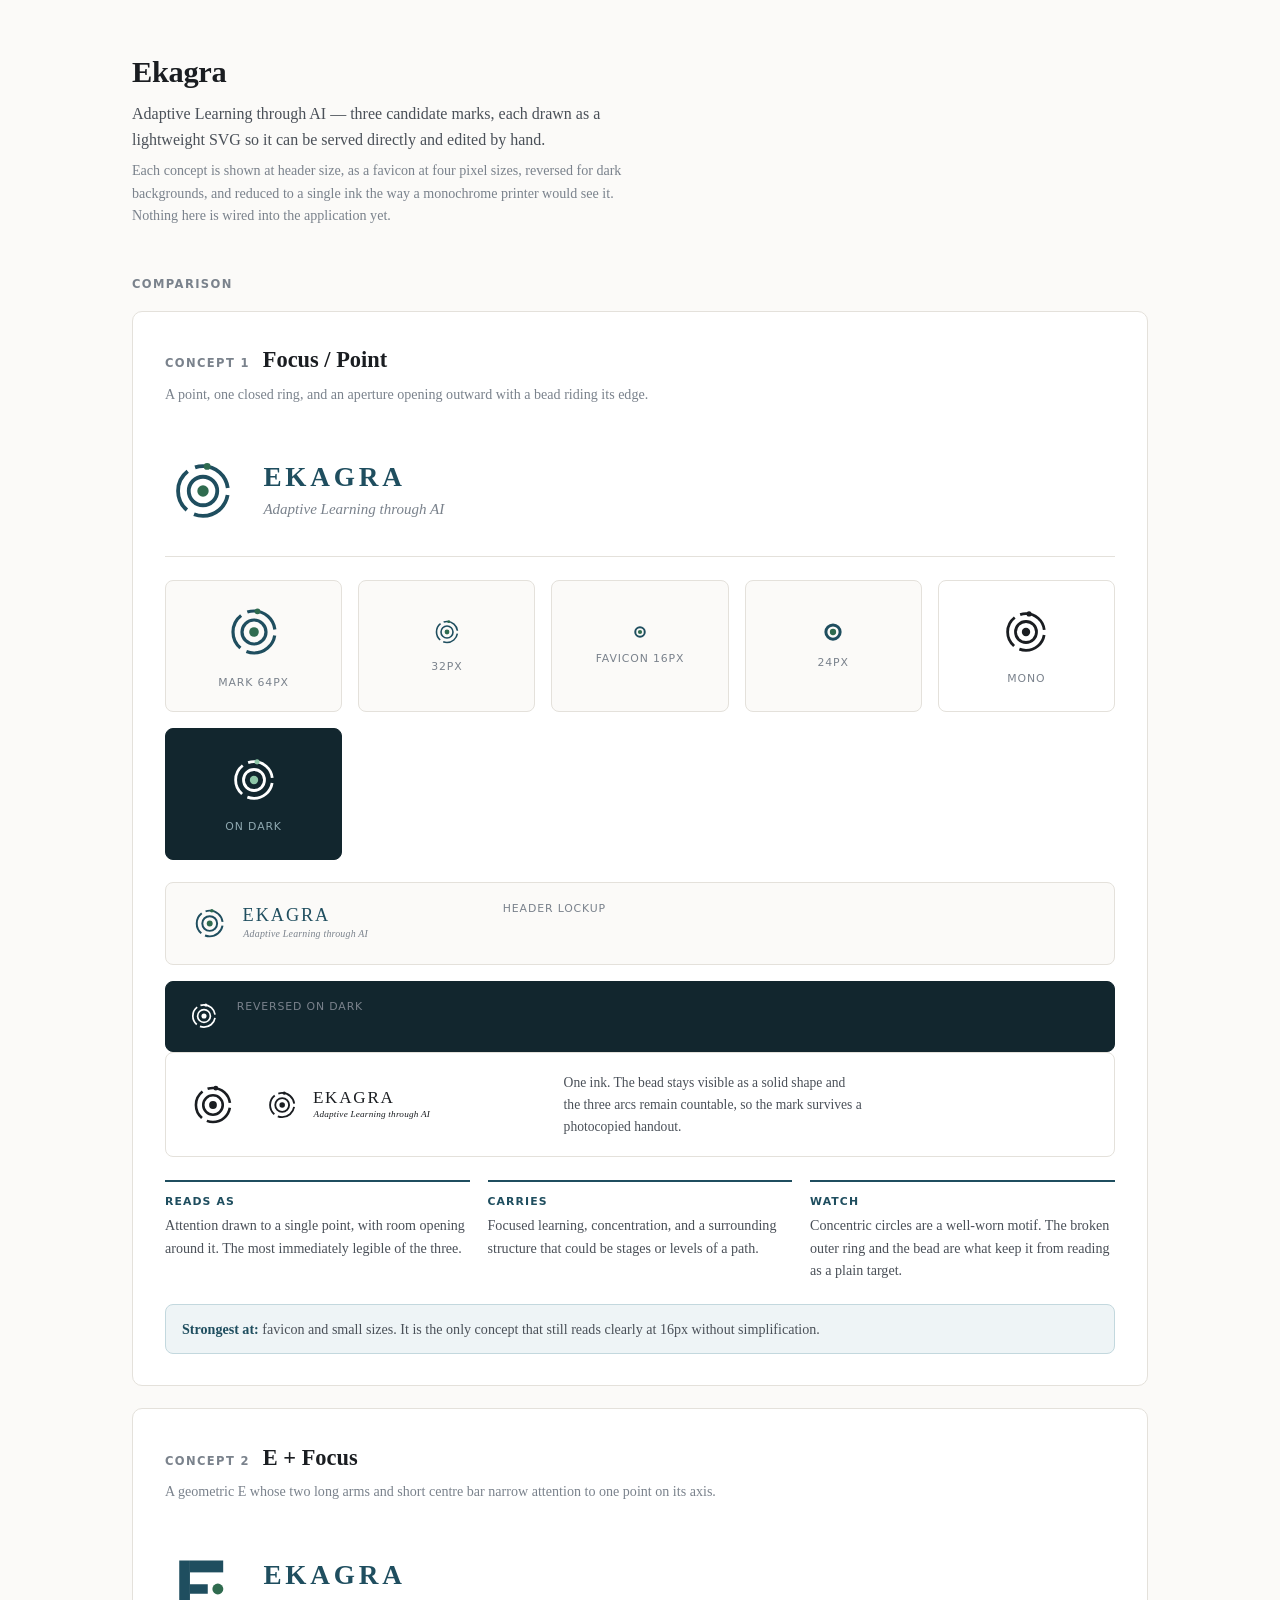
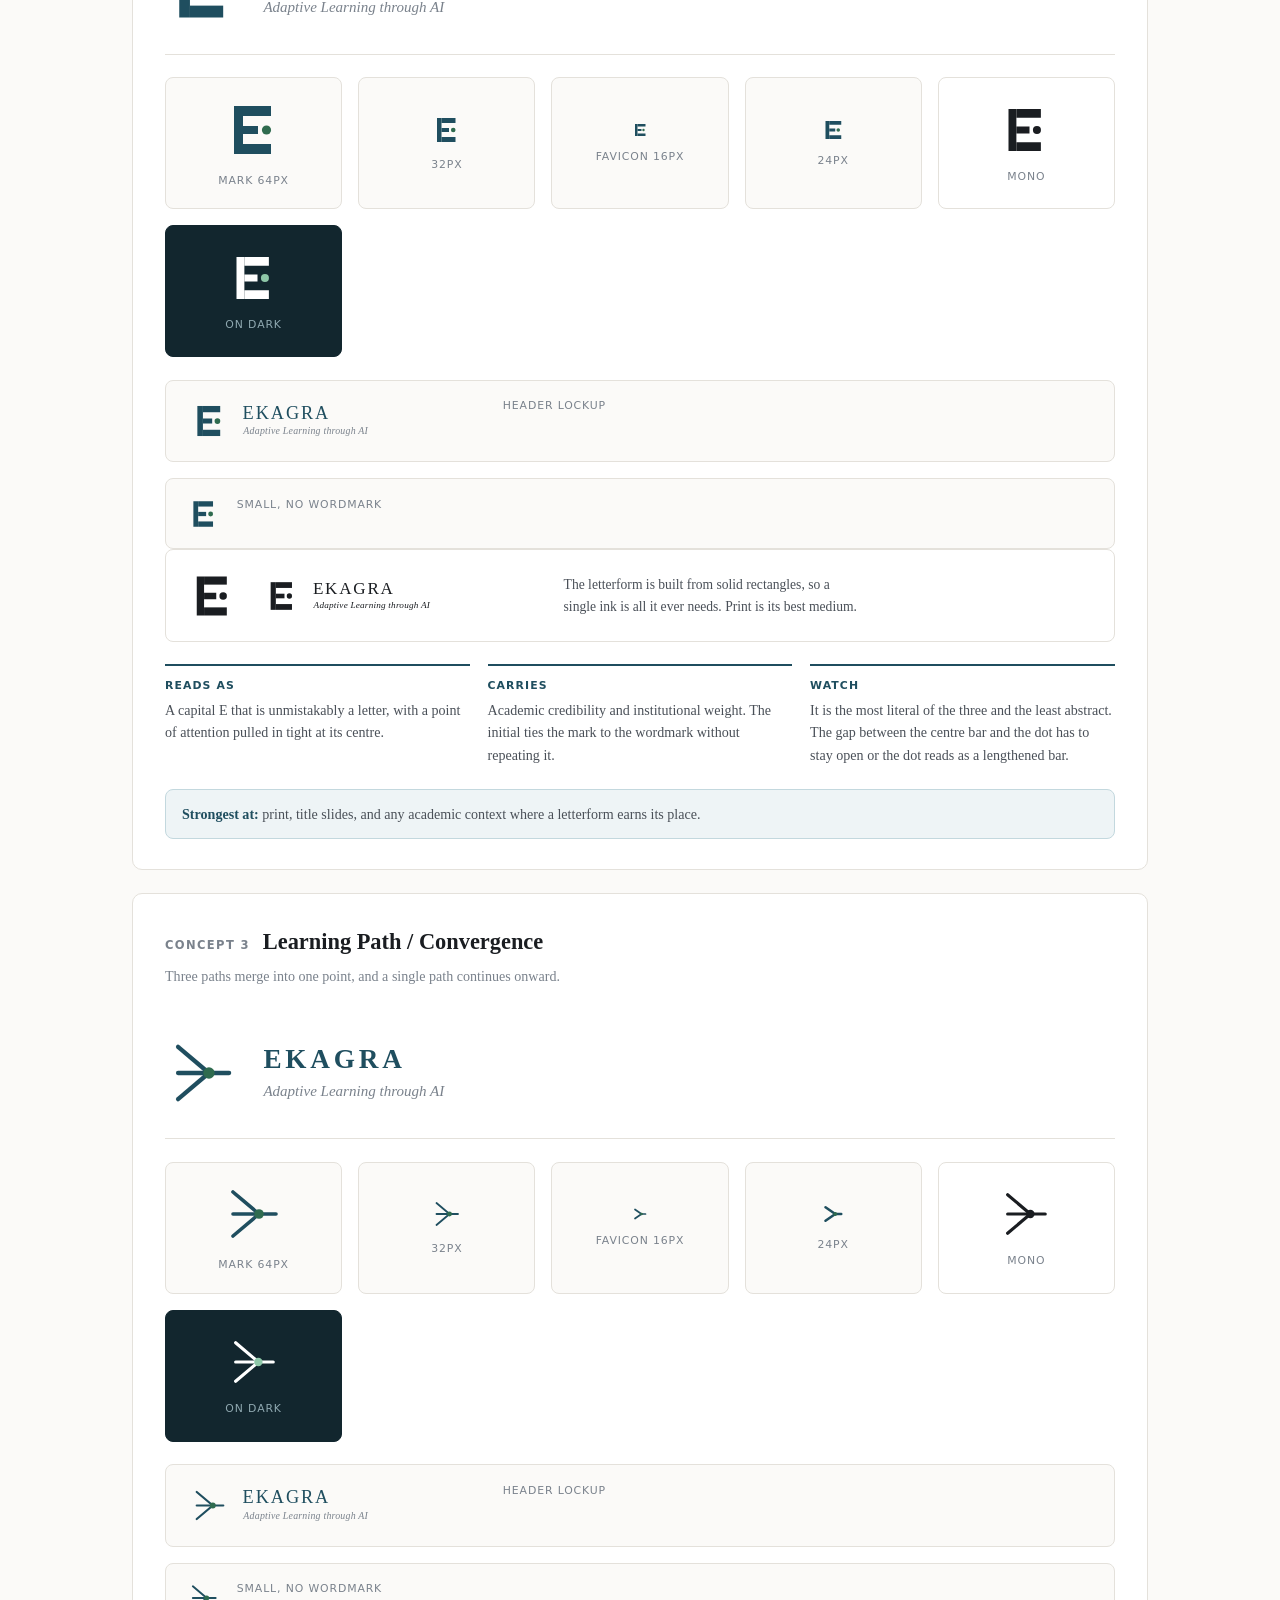
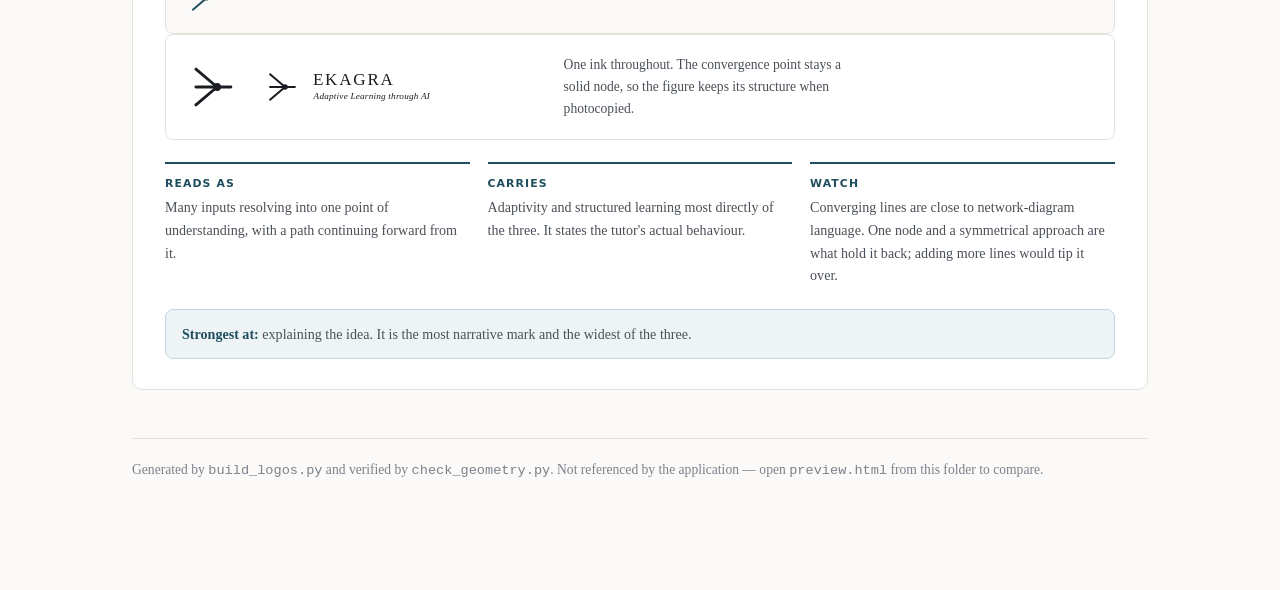
<file: Resources/logo-concepts/preview.html>
<!DOCTYPE html>
<html lang="en">
<head>
<meta charset="utf-8">
<title>Ekagra — logo concepts</title>
<style>
  :root{
    --ink:#1a1d21; --ink-soft:#4a5058; --ink-faint:#7a828c;
    --paper:#fbfaf8; --surface:#fff; --line:#e4e1db; --line-strong:#d3cfc7;
    --accent:#1f4e5f; --accent-soft:#eef4f6; --accent-line:#c3d8de;
    --pass:#2f6b4f;
    --serif:"Iowan Old Style","Palatino Linotype",Palatino,Georgia,serif;
  }
  *{box-sizing:border-box}
  body{margin:0;background:var(--paper);color:var(--ink);
       font-family:var(--serif);font-size:16px;line-height:1.6}
  .wrap{max-width:1080px;margin:0 auto;padding:3rem 2rem 6rem}
  h1{font-size:1.9rem;font-weight:600;margin:0 0 .3rem;letter-spacing:-.01em}
  .lede{color:var(--ink-soft);margin:0 0 .4rem;max-width:62ch}
  .note{color:var(--ink-faint);font-size:.88rem;margin:0 0 3rem;max-width:70ch}
  h2{font-size:.72rem;text-transform:uppercase;letter-spacing:.12em;
     color:var(--ink-faint);font-family:ui-sans-serif,system-ui,sans-serif;
     margin:0 0 1.1rem;font-weight:600}

  .concept{background:var(--surface);border:1px solid var(--line);
           border-radius:10px;padding:1.9rem 2rem;margin-bottom:1.4rem}
  .head{display:flex;align-items:baseline;gap:.8rem;flex-wrap:wrap;margin-bottom:.3rem}
  .num{font-size:.72rem;letter-spacing:.12em;color:var(--ink-faint);
       font-family:ui-sans-serif,system-ui,sans-serif;font-weight:600}
  .name{font-size:1.4rem;font-weight:600;margin:0}
  .tagline{color:var(--ink-faint);font-size:.88rem;margin:0 0 1.6rem}

  /* the primary presentation: mark beside the two-line lockup */
  .hero{display:flex;align-items:center;gap:1.4rem;padding:1.4rem 0 1.7rem;
        border-bottom:1px solid var(--line);margin-bottom:1.4rem}
  .hero img{width:76px;height:76px;display:block}
  .wordmark{font-size:1.7rem;font-weight:600;color:var(--accent);
            letter-spacing:.14em;line-height:1.2}
  .sub{font-style:italic;color:var(--ink-faint);font-size:.94rem;margin-top:.2rem}

  .grid{display:grid;grid-template-columns:repeat(auto-fit,minmax(168px,1fr));gap:1rem}
  .cell{border:1px solid var(--line);border-radius:8px;padding:1rem;
        display:flex;flex-direction:column;align-items:center;justify-content:center;
        gap:.7rem;min-height:132px;background:var(--paper)}
  .cell.dark{background:#12262e;border-color:#12262e}
  .cell.plain{background:#fff}
  .cell img{display:block}
  .cap{font-size:.68rem;letter-spacing:.08em;text-transform:uppercase;
       color:var(--ink-faint);font-family:ui-sans-serif,system-ui,sans-serif;
       text-align:center;line-height:1.45}
  .cell.dark .cap{color:#8fa8b0}
  .s16 img{width:16px;height:16px}
  .s24 img{width:24px;height:24px}
  .s32 img{width:32px;height:32px}
  .s64 img{width:64px;height:64px}

  .lockups{margin-top:1.4rem;display:grid;gap:1rem}
  .lockrow{border:1px solid var(--line);border-radius:8px;padding:1.1rem 1.3rem;
           background:var(--paper);display:flex;align-items:center;gap:1rem}
  .lockrow.dark{background:#12262e;border-color:#12262e}
  .lockrow img{max-width:100%;height:auto;display:block}
  .lockrow .cap{align-self:flex-start}

  /* printing simulation: the whole point of a one-ink version */
  .print{border:1px solid var(--line);border-radius:8px;padding:1.2rem 1.3rem;
         background:#fff;display:flex;align-items:center;gap:1.4rem;flex-wrap:wrap}
  .print img{width:52px;height:52px}
  .print p{margin:0;font-size:.85rem;color:var(--ink-soft);max-width:44ch}

  .reads{display:grid;grid-template-columns:repeat(auto-fit,minmax(210px,1fr));
         gap:1.1rem;margin-top:1.4rem}
  .reads div{border-top:2px solid var(--accent);padding-top:.7rem}
  .reads h3{margin:0 0 .25rem;font-size:.68rem;letter-spacing:.1em;
            text-transform:uppercase;color:var(--accent);
            font-family:ui-sans-serif,system-ui,sans-serif}
  .reads p{margin:0;font-size:.88rem;color:var(--ink-soft)}
  .pro{margin:1.4rem 0 0;padding:.8rem 1rem;background:var(--accent-soft);
       border:1px solid var(--accent-line);border-radius:8px;
       font-size:.88rem;color:var(--ink-soft)}
  .pro strong{color:var(--accent)}
  .back{margin-top:3rem;padding-top:1.2rem;border-top:1px solid var(--line);
        font-size:.85rem;color:var(--ink-faint)}
  .back a{color:var(--accent)}
</style>
</head>
<body>
<div class="wrap">

  <h1>Ekagra</h1>
  <p class="lede">Adaptive Learning through AI — three candidate marks, each
    drawn as a lightweight SVG so it can be served directly and edited by hand.</p>
  <p class="note">Each concept is shown at header size, as a favicon at four
    pixel sizes, reversed for dark backgrounds, and reduced to a single ink the
    way a monochrome printer would see it. Nothing here is wired into the
    application yet.</p>

  <h2>Comparison</h2>

  <!-- ── CONCEPT 1 ─────────────────────────────────────────────── -->
  <div class="concept">
    <div class="head"><span class="num">CONCEPT 1</span>
      <h3 class="name">Focus / Point</h3></div>
    <p class="tagline">A point, one closed ring, and an aperture opening outward
      with a bead riding its edge.</p>

    <div class="hero">
      <img src="c1-focus-point-mark.svg" alt="">
      <div><div class="wordmark">EKAGRA</div>
        <div class="sub">Adaptive Learning through AI</div></div>
    </div>

    <div class="grid">
      <div class="cell s64"><img src="c1-focus-point-mark.svg" alt="">
        <span class="cap">Mark 64px</span></div>
      <div class="cell s32"><img src="c1-focus-point-mark.svg" alt="">
        <span class="cap">32px</span></div>
      <div class="cell s16"><img src="c1-focus-point-favicon.svg" alt="">
        <span class="cap">Favicon 16px</span></div>
      <div class="cell s24"><img src="c1-focus-point-favicon.svg" alt="">
        <span class="cap">24px</span></div>
      <div class="cell plain"><img src="c1-focus-point-mark-mono.svg"
           style="width:56px;height:56px" alt=""><span class="cap">Mono</span></div>
      <div class="cell dark"><img src="c1-focus-point-mark-reversed.svg"
           style="width:56px;height:56px" alt=""><span class="cap">On dark</span></div>
    </div>

    <div class="lockups">
      <div class="lockrow"><img src="c1-focus-point-lockup.svg"
        style="width:300px" alt=""><span class="cap">Header lockup</span></div>
      <div class="lockrow dark"><img src="c1-focus-point-mark-reversed.svg"
        style="width:34px;height:34px;filter:brightness(0) invert(1)"
        alt=""><span class="cap">Reversed on dark</span></div>
    </div>

    <div class="print">
      <img src="c1-focus-point-mark-mono.svg" alt="">
      <img src="c1-focus-point-lockup-mono.svg" style="width:280px" alt="">
      <p>One ink. The bead stays visible as a solid shape and the three arcs
        remain countable, so the mark survives a photocopied handout.</p>
    </div>

    <div class="reads">
      <div><h3>Reads as</h3><p>Attention drawn to a single point, with room
        opening around it. The most immediately legible of the three.</p></div>
      <div><h3>Carries</h3><p>Focused learning, concentration, and a
        surrounding structure that could be stages or levels of a path.</p></div>
      <div><h3>Watch</h3><p>Concentric circles are a well-worn motif. The broken
        outer ring and the bead are what keep it from reading as a plain
        target.</p></div>
    </div>
    <p class="pro"><strong>Strongest at:</strong> favicon and small sizes. It is
      the only concept that still reads clearly at 16px without simplification.</p>
  </div>

  <!-- ── CONCEPT 2 ─────────────────────────────────────────────── -->
  <div class="concept">
    <div class="head"><span class="num">CONCEPT 2</span>
      <h3 class="name">E + Focus</h3></div>
    <p class="tagline">A geometric E whose two long arms and short centre bar
      narrow attention to one point on its axis.</p>

    <div class="hero">
      <img src="c2-e-focus-mark.svg" alt="">
      <div><div class="wordmark">EKAGRA</div>
        <div class="sub">Adaptive Learning through AI</div></div>
    </div>

    <div class="grid">
      <div class="cell s64"><img src="c2-e-focus-mark.svg" alt="">
        <span class="cap">Mark 64px</span></div>
      <div class="cell s32"><img src="c2-e-focus-mark.svg" alt="">
        <span class="cap">32px</span></div>
      <div class="cell s16"><img src="c2-e-focus-favicon.svg" alt="">
        <span class="cap">Favicon 16px</span></div>
      <div class="cell s24"><img src="c2-e-focus-favicon.svg" alt="">
        <span class="cap">24px</span></div>
      <div class="cell plain"><img src="c2-e-focus-mark-mono.svg"
           style="width:56px;height:56px" alt=""><span class="cap">Mono</span></div>
      <div class="cell dark"><img src="c2-e-focus-mark-reversed.svg"
           style="width:56px;height:56px" alt=""><span class="cap">On dark</span></div>
    </div>

    <div class="lockups">
      <div class="lockrow"><img src="c2-e-focus-lockup.svg"
        style="width:300px" alt=""><span class="cap">Header lockup</span></div>
      <div class="lockrow"><img src="c2-e-focus-mark.svg"
        style="width:34px;height:34px" alt=""><span class="cap">Small, no wordmark</span></div>
    </div>

    <div class="print">
      <img src="c2-e-focus-mark-mono.svg" alt="">
      <img src="c2-e-focus-lockup-mono.svg" style="width:280px" alt="">
      <p>The letterform is built from solid rectangles, so a single ink is all
        it ever needs. Print is its best medium.</p>
    </div>

    <div class="reads">
      <div><h3>Reads as</h3><p>A capital E that is unmistakably a letter, with a
        point of attention pulled in tight at its centre.</p></div>
      <div><h3>Carries</h3><p>Academic credibility and institutional weight. The
        initial ties the mark to the wordmark without repeating it.</p></div>
      <div><h3>Watch</h3><p>It is the most literal of the three and the least
        abstract. The gap between the centre bar and the dot has to stay open
        or the dot reads as a lengthened bar.</p></div>
    </div>
    <p class="pro"><strong>Strongest at:</strong> print, title slides, and any
      academic context where a letterform earns its place.</p>
  </div>

  <!-- ── CONCEPT 3 ─────────────────────────────────────────────── -->
  <div class="concept">
    <div class="head"><span class="num">CONCEPT 3</span>
      <h3 class="name">Learning Path / Convergence</h3></div>
    <p class="tagline">Three paths merge into one point, and a single path
      continues onward.</p>

    <div class="hero">
      <img src="c3-convergence-mark.svg" alt="">
      <div><div class="wordmark">EKAGRA</div>
        <div class="sub">Adaptive Learning through AI</div></div>
    </div>

    <div class="grid">
      <div class="cell s64"><img src="c3-convergence-mark.svg" alt="">
        <span class="cap">Mark 64px</span></div>
      <div class="cell s32"><img src="c3-convergence-mark.svg" alt="">
        <span class="cap">32px</span></div>
      <div class="cell s16"><img src="c3-convergence-favicon.svg" alt="">
        <span class="cap">Favicon 16px</span></div>
      <div class="cell s24"><img src="c3-convergence-favicon.svg" alt="">
        <span class="cap">24px</span></div>
      <div class="cell plain"><img src="c3-convergence-mark-mono.svg"
           style="width:56px;height:56px" alt=""><span class="cap">Mono</span></div>
      <div class="cell dark"><img src="c3-convergence-mark-reversed.svg"
           style="width:56px;height:56px" alt=""><span class="cap">On dark</span></div>
    </div>

    <div class="lockups">
      <div class="lockrow"><img src="c3-convergence-lockup.svg"
        style="width:300px" alt=""><span class="cap">Header lockup</span></div>
      <div class="lockrow"><img src="c3-convergence-mark.svg"
        style="width:34px;height:34px" alt=""><span class="cap">Small, no wordmark</span></div>
    </div>

    <div class="print">
      <img src="c3-convergence-mark-mono.svg" alt="">
      <img src="c3-convergence-lockup-mono.svg" style="width:280px" alt="">
      <p>One ink throughout. The convergence point stays a solid node, so the
        figure keeps its structure when photocopied.</p>
    </div>

    <div class="reads">
      <div><h3>Reads as</h3><p>Many inputs resolving into one point of
        understanding, with a path continuing forward from it.</p></div>
      <div><h3>Carries</h3><p>Adaptivity and structured learning most directly
        of the three. It states the tutor's actual behaviour.</p></div>
      <div><h3>Watch</h3><p>Converging lines are close to network-diagram
        language. One node and a symmetrical approach are what hold it back;
        adding more lines would tip it over.</p></div>
    </div>
    <p class="pro"><strong>Strongest at:</strong> explaining the idea. It is the
      most narrative mark and the widest of the three.</p>
  </div>

  <p class="back">Generated by <code>build_logos.py</code> and verified by
    <code>check_geometry.py</code>. Not referenced by the application —
    open <code>preview.html</code> from this folder to compare.</p>

</div>
</body>
</html>
</file>
